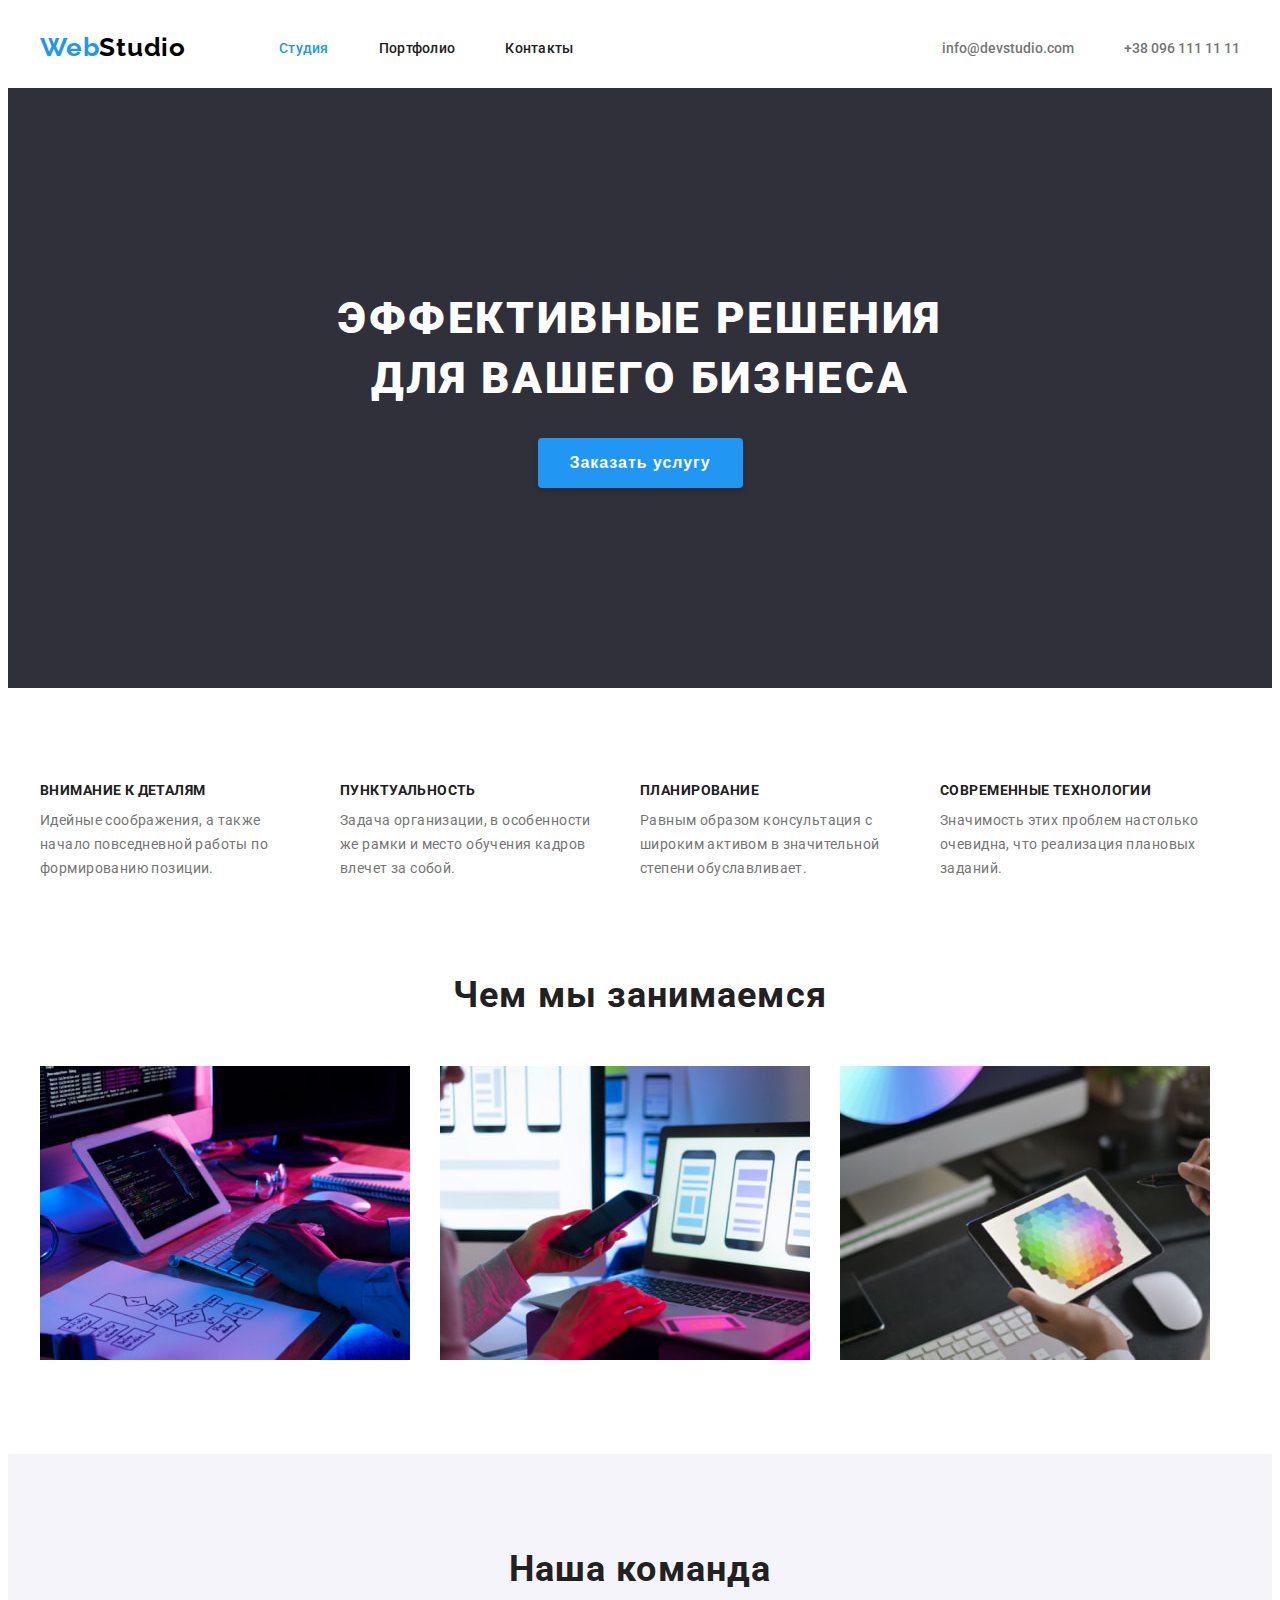
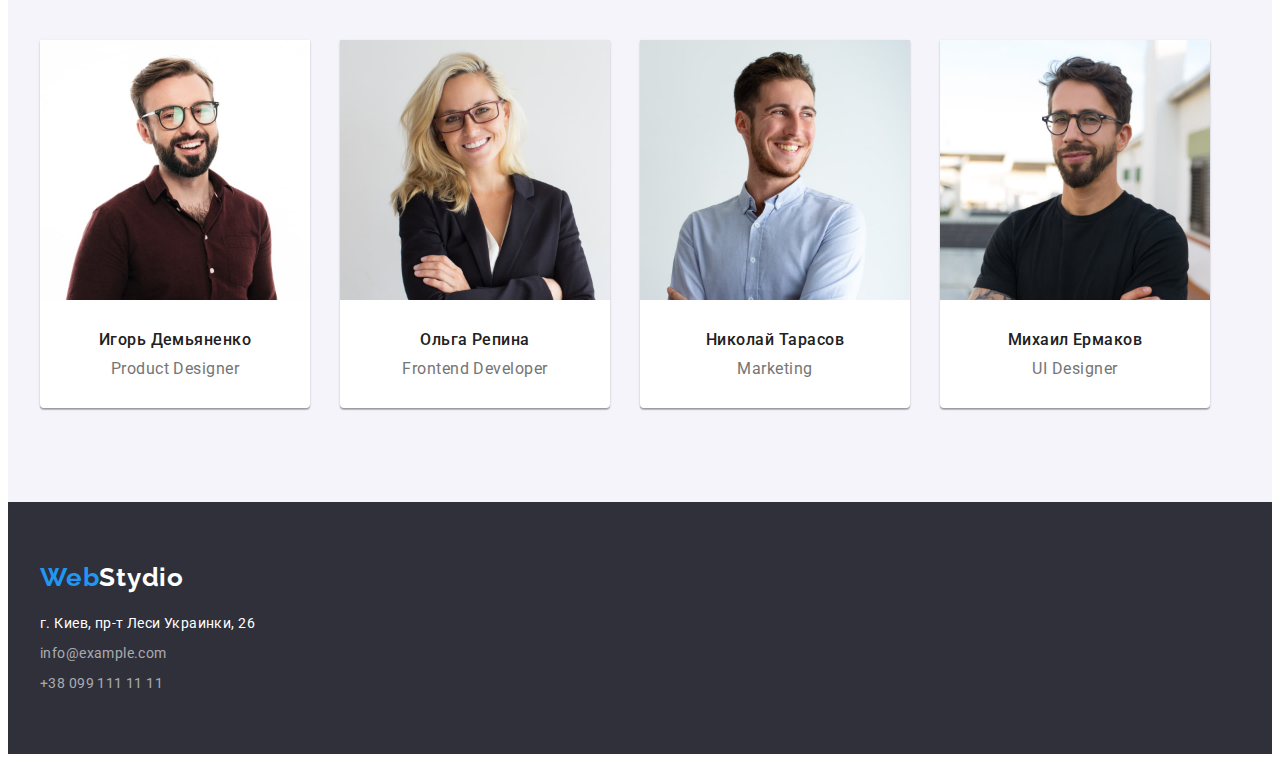
<file: index.html>
<!DOCTYPE html>
<html lang="ru">
  <head>
    <meta charset="UTF-8" />
    <meta http-equiv="X-UA-Compatible" content="IE=edge" />
    <meta name="viewport" content="width=device-width, initial-scale=1.0" />
    <title>Сайт WebStydio</title>
    <link
      href="https://fonts.googleapis.com/css2?family=Raleway:wght@700&amp;family=Roboto:wght@400;500;700;900&amp;display=swap"
      rel="stylesheet"
    />
    <link
      rel="stylesheet"
      href="https://cdnjs.cloudflare.com/ajax/libs/modern-normalize/1.1.0/modern-normalize.min.css"
      integrity="sha512-wpPYUAdjBVSE4KJnH1VR1HeZfpl1ub8YT/NKx4PuQ5NmX2tKuGu6U/JRp5y+Y8XG2tV+wKQpNHVUX03MfMFn9Q=="
      crossorigin="anonymous"
      referrerpolicy="no-referrer"
    />
    <link rel="stylesheet" href="./css/style.css" />
  </head>
  <body>
    <header class="header-page">
      <div class="container">
        <nav class="site-nav">
          <ul class="site-nav-set list-off">
            <li>
              <a class="logo link-off" href="./index.html"
                ><span>Web</span>Studio</a
              >
            </li>
            <li class="site-nav-element">
              <a class="current link-off" href="./index.html">Студия</a>
            </li>
            <li class="site-nav-element">
              <a class="link-off" href="./portfolio.html">Портфолио</a>
            </li>
            <li class="site-nav-element">
              <a class="link-off" href="">Контакты</a>
            </li>
          </ul>
        </nav>
        <ul class="auth-set list-off">
          <li class="auth-set-item">
            <a class="link-off" href="mailto:info@devstudio.com"
              >info@devstudio.com</a
            >
          </li>
          <li class="auth-set-item">
            <a class="link-off" href="tel:+380961111111">+38 096 111 11 11</a>
          </li>
        </ul>
      </div>
    </header>
    <main>
      <!--Герой-->
      <section class="hero">
        <div class="container">
          <h1 class="hero-title">
            Эффективные решения <br />
            для вашего бизнеса
          </h1>
          <button class="button-hero" type="button">Заказать услугу</button>
        </div>
      </section>
      <section class="section">
        <div class="container">
          <ul class="work-set list-off">
            <li class="work-set-item">
              <h3 class="work-set-title">Внимание к деталям</h3>
              <p class="work-set-text">
                Идейные соображения, а также начало повседневной работы по
                формированию позиции.
              </p>
            </li>
            <li class="work-set-item">
              <h3 class="work-set-title">Пунктуальность</h3>
              <p class="work-set-text">
                Задача организации, в особенности же рамки и место обучения
                кадров влечет за собой.
              </p>
            </li>
            <li class="work-set-item">
              <h3 class="work-set-title">Планирование</h3>
              <p class="work-set-text">
                Равным образом консультация с широким активом в значительной
                степени обуславливает.
              </p>
            </li>
            <li class="work-set-item">
              <h3 class="work-set-title">Современные технологии</h3>
              <p class="work-set-text">
                Значимость этих проблем настолько очевидна, что реализация
                плановых заданий.
              </p>
            </li>
          </ul>
        </div>
      </section>
      <section class="photo section">
        <div class="container">
          <h2 class="photo-list-title">Чем мы занимаемся</h2>
          <ul class="photo-list list-off">
            <li class="photo-list-item">
              <img
                src="./images/img5.jpg"
                alt="Процесc набора текста на клавиатуре"
                width="370px"
              />
            </li>
            <li class="photo-list-item">
              <img
                src="./images/img6.jpg"
                alt="Процесс разработки дизайна мобильного приложения на компьютере"
                width="370px"
              />
            </li>
            <li class="photo-list-item">
              <img
                src="./images/img7.jpg"
                alt="Палитра цветов на экране планшета"
                width="370px"
              />
            </li>
          </ul>
        </div>
      </section>
      <section class="personal section">
        <div class="container">
          <h2 class="personal-title">Наша команда</h2>
          <ul class="personal-set list-off">
            <li class="personal-set-item">
              <img
                src="./images/img1.jpg"
                alt="Фото Игорь Демьяненко"
                width="270px"
              />
              <h3 class="personal-set-title">Игорь Демьяненко</h3>
              <p class="personal-set-text">Product Designer</p>
            </li>
            <li class="personal-set-item">
              <img
                src="./images/img2.jpg"
                alt="Фото Ольга Репина"
                width="270px"
              />
              <h3 class="personal-set-title">Ольга Репина</h3>
              <p class="personal-set-text">Frontend Developer</p>
            </li>
            <li class="personal-set-item">
              <img
                src="./images/img3.jpg"
                alt="Фото Николай Тарасов"
                width="270px"
              />
              <h3 class="personal-set-title">Николай Тарасов</h3>
              <p class="personal-set-text">Marketing</p>
            </li>
            <li class="personal-set-item">
              <img
                src="./images/img4.jpg"
                alt="Фото Михаил Ермаков"
                width="270px"
              />

              <h3 class="personal-set-title">Михаил Ермаков</h3>
              <p class="personal-set-text">UI Designer</p>
            </li>
          </ul>
        </div>
      </section>
    </main>
    <footer class="footer-page">
      <div class="container">
        <a class="logo link-off" href="./index.html"><span>Web</span>Stydio</a>
        <address>
          <ul class="address list-off">
            <li class="address-item">
              <a class="one link-off" href=""
                >г. Киев, пр-т Леси Украинки, 26</a
              >
            </li>
            <li class="address-item">
              <a class="link-off" href="mailto:info@example.com"
                >info@example.com</a
              >
            </li>
            <li class="address-item">
              <a class="link-off" href="tel:+380991111111">+38 099 111 11 11</a>
            </li>
          </ul>
        </address>
      </div>
    </footer>
  </body>
</html>
</file>
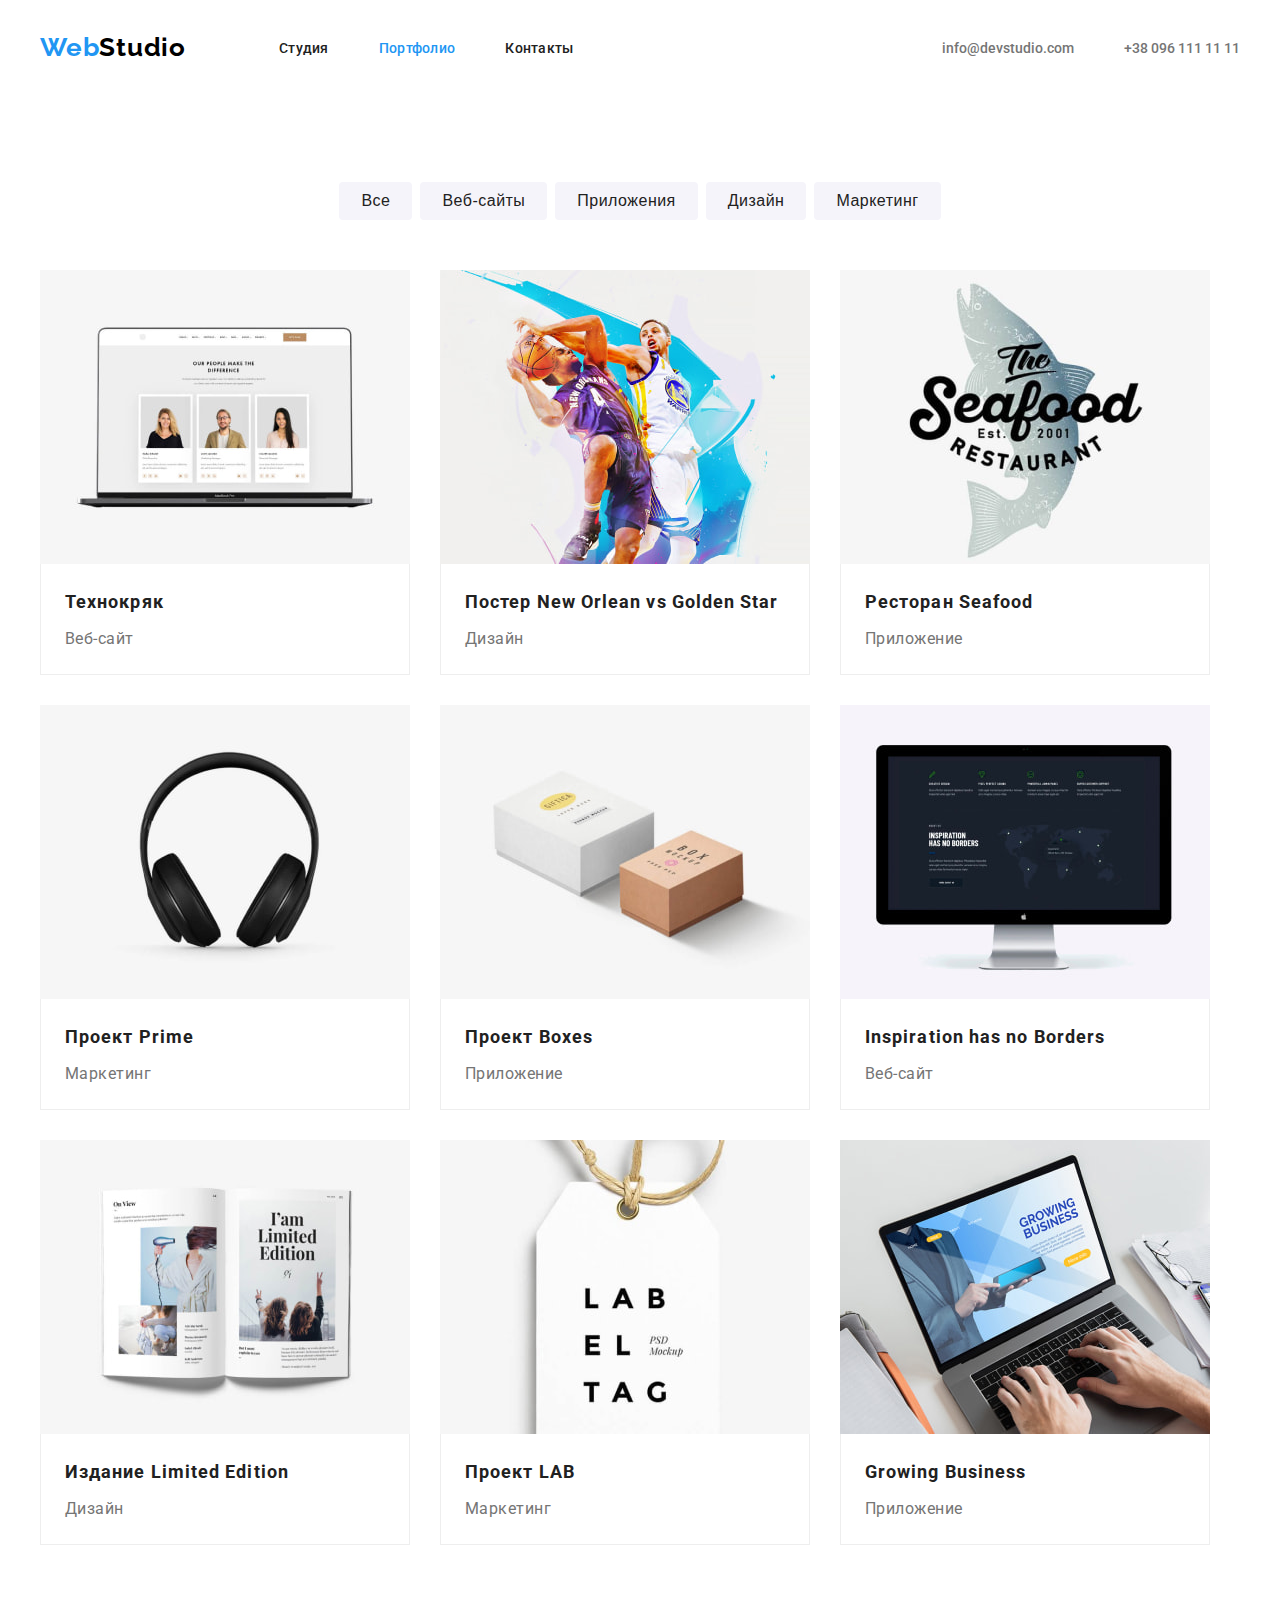
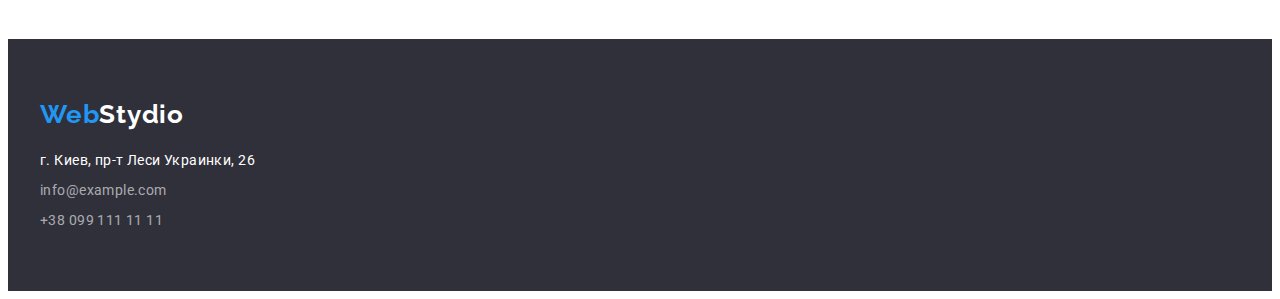
<file: portfolio.html>
<!DOCTYPE html>
<html lang="en">
  <head>
    <meta charset="UTF-8" />
    <meta http-equiv="X-UA-Compatible" content="IE=edge" />
    <meta name="viewport" content="width=device-width, initial-scale=1.0" />
    <title>Document</title>
    <link
      href="https://fonts.googleapis.com/css2?family=Raleway:wght@700&amp;family=Roboto:wght@400;500;700;900&amp;display=swap"
      rel="stylesheet"
    />
    <link
      rel="stylesheet"
      href="https://cdnjs.cloudflare.com/ajax/libs/modern-normalize/1.1.0/modern-normalize.min.css"
      integrity="sha512-wpPYUAdjBVSE4KJnH1VR1HeZfpl1ub8YT/NKx4PuQ5NmX2tKuGu6U/JRp5y+Y8XG2tV+wKQpNHVUX03MfMFn9Q=="
      crossorigin="anonymous"
      referrerpolicy="no-referrer"
    />

    <link rel="stylesheet" href="./css/style.css" />
  </head>
  <body>
    <header class="header-page">
      <div class="container">
        <nav class="site-nav">
          <ul class="site-nav-set list-off">
            <li>
              <a class="logo link-off" href="./index.html"
                ><span>Web</span>Studio</a
              >
            </li>
            <li class="site-nav-element">
              <a class="link-off" href="./index.html">Студия</a>
            </li>
            <li class="site-nav-element">
              <a class="current link-off" href="./portfolio.html">Портфолио</a>
            </li>
            <li class="site-nav-element">
              <a class="link-off" href="">Контакты</a>
            </li>
          </ul>
        </nav>
        <ul class="auth-set list-off">
          <li class="auth-set-item">
            <a class="link-off" href="mailto:info@devstudio.com"
              >info@devstudio.com</a
            >
          </li>
          <li class="auth-set-item">
            <a class="link-off" href="tel:+380961111111">+38 096 111 11 11</a>
          </li>
        </ul>
      </div>
    </header>
    <main>
      <section class="section">
        <div class="container">
          <ul class="button-list list-off">
            <li><button class="portfolio-button" type="button">Все</button></li>
            <li>
              <button class="portfolio-button" type="button">Веб-сайты</button>
            </li>
            <li>
              <button class="portfolio-button" type="button">Приложения</button>
            </li>
            <li>
              <button class="portfolio-button" type="button">Дизайн</button>
            </li>
            <li>
              <button class="portfolio-button" type="button">Маркетинг</button>
            </li>
          </ul>
          <ul class="portfolio-card-set list-off">
            <li class="portfolio-card-item">
              <article>
                <img src="./images/img8.jpg" alt="Ноутбук" width="370px" />
                <div class="portfolio-card-frame">
                  <h2 class="portfolio-card-title">Технокряк</h2>
                  <p class="portfolio-card-text">Веб-сайт</p>
                </div>
              </article>
            </li>
            <li class="portfolio-card-item">
              <article>
                <img
                  src="./images/img9.jpg"
                  alt="Два баскетболиста"
                  width="370px"
                />
                <div class="portfolio-card-frame">
                  <h2 class="portfolio-card-title">
                    Постер New Orlean vs Golden Star
                  </h2>
                  <p class="portfolio-card-text">Дизайн</p>
                </div>
              </article>
            </li>
            <li class="portfolio-card-item">
              <article>
                <img
                  src="./images/img10.jpg"
                  alt="Ресторан Сиафуд"
                  width="370px"
                />
                <div class="portfolio-card-frame">
                  <h2 class="portfolio-card-title">Ресторан Seafood</h2>
                  <p class="portfolio-card-text">Приложение</p>
                </div>
              </article>
            </li>
            <li class="portfolio-card-item">
              <article>
                <img src="./images/img11.jpg" alt="Наушники" width="370px" />
                <div class="portfolio-card-frame">
                  <h2 class="portfolio-card-title">Проект Prime</h2>
                  <p class="portfolio-card-text">Маркетинг</p>
                </div>
              </article>
            </li>
            <li class="portfolio-card-item">
              <article>
                <img
                  src="./images/img12.jpg"
                  alt="Бумажные коробки"
                  width="370px"
                />
                <div class="portfolio-card-frame">
                  <h2 class="portfolio-card-title">Проект Boxes</h2>
                  <p class="portfolio-card-text">Приложение</p>
                </div>
              </article>
            </li>
            <li class="portfolio-card-item">
              <article>
                <img src="./images/img13.jpg" alt="Монитор" width="370px" />
                <div class="portfolio-card-frame">
                  <h2 class="portfolio-card-title">
                    Inspiration has no Borders
                  </h2>
                  <p class="portfolio-card-text">Веб-сайт</p>
                </div>
              </article>
            </li>
            <li class="portfolio-card-item">
              <article>
                <img src="./images/img14.jpg" alt="Книга" width="370px" />
                <div class="portfolio-card-frame">
                  <h2 class="portfolio-card-title">Издание Limited Edition</h2>
                  <p class="portfolio-card-text">Дизайн</p>
                </div>
              </article>
            </li>
            <li class="portfolio-card-item">
              <article>
                <img src="./images/img15.jpg" alt="Бирка" width="370px" />
                <div class="portfolio-card-frame">
                  <h2 class="portfolio-card-title">Проект LAB</h2>
                  <p class="portfolio-card-text">Маркетинг</p>
                </div>
              </article>
            </li>
            <li class="portfolio-card-item">
              <article>
                <img src="./images/img16.jpg" alt="Ноутбук" width="370px" />
                <div class="portfolio-card-frame">
                  <h2 class="portfolio-card-title">Growing Business</h2>
                  <p class="portfolio-card-text">Приложение</p>
                </div>
              </article>
            </li>
          </ul>
        </div>
      </section>
    </main>
    <footer class="footer-page">
      <div class="container">
        <a class="logo link-off" href="./index.html"><span>Web</span>Stydio</a>
        <address>
          <ul class="address list-off">
            <li class="address-item">
              <a class="one link-off" href=""
                >г. Киев, пр-т Леси Украинки, 26</a
              >
            </li>
            <li class="address-item">
              <a class="link-off" href="mailto:info@example.com"
                >info@example.com</a
              >
            </li>
            <li class="address-item">
              <a class="link-off" href="tel:+380991111111">+38 099 111 11 11</a>
            </li>
          </ul>
        </address>
      </div>
    </footer>
  </body>
</html>
</file>
<file: css/style.css>
:root {
    --brand-color-white: #ffffff;
    --brand-color-black: #212121;
    --brand-color-blact-two: #000000;
    --brand-color-grey: #757575;
    --brand-color-blue: #2196F3;

    
}

body {
    font-family: Roboto, sans-serif;
    font-weight: 400;
    /* color: #000000; */
    background: var(--brand-color-white);

}
h1, h2, h3, h4, h5, h6, ul, p {
    padding: 0;
    margin: 0;
}
img {
    display: block;
}
.link-off {
    text-decoration: none;
    color: var(--brand-color-black);
    font-size: 14px;    
}

.list-off {
    list-style: none;
}

.logo {
    font-family: Raleway, sans-serif ;
    font-weight: 700;
    font-size: 26px;
    line-height: 31px;
    /* identical to box height */
    letter-spacing: 0.03em;    
    color: var(--brand-color-blact-two);
}
.logo span {
    color: var(--brand-color-blue);
}

.container {
    padding-left: 15px;
    padding-right: 15px;
    width: 1200px;
    margin-left: auto;
    margin-right: auto;
    /* outline: solid tomato; */
}
.section {
    padding-top: 94px;
    padding-bottom: 94px;
}
.site-nav-set {
    display: flex;
    align-items: center;
}


.site-nav-element + .site-nav-element {
    margin-left: 50px;
}
.site-nav-element>.link-off:hover,
.site-nav-element>.link-off:focus, .current  {
    color: var(--brand-color-blue);
}

.site-nav-element .link-off{
    font-weight: 500;
    font-size: 14px;
    line-height: 16px;
    letter-spacing: 0.02em;    
    
}
.auth-set {
    display: flex;
    margin-left: auto;
}
.auth-set-item + .auth-set-item {
    margin-left: 50px;
}
.auth-set-item>.link-off {
    font-weight: 500;
    color: var(--brand-color-grey);
}

.auth-set-item>.link-off:hover,
.auth-set-item>.link-off:focus {
    color: var(--brand-color-blue);
}
.header-page > .container {
    padding: 24px 0 25px 0;
    display: flex;
    align-items: center;
}
.logo.link-off {
    margin-right: 93px;
}
.hero {
    padding-top: 200px;
    padding-bottom: 200px;
    text-align: center;
    background-color: #2F303A;;
}
.hero-title {
    margin-bottom: 30px;
    font-weight: 900;
    font-size: 44px;
    line-height: 60px;
    /* or 136% */
    
    text-align: center;
    letter-spacing: 0.06em;
    text-transform: uppercase;
    
    color: var(--brand-color-white);
}
/* Доопрацювати */
.button-hero {
    
    padding: 10px 32px;
    display: inline-block;
    font-weight: 700;
    font-size: 16px;
    line-height: 30px;
    align-items: center;
    /* text-align: center; */
    letter-spacing: 0.06em;
    
    color: var(--brand-color-white);
    
    
    background: var(--brand-color-blue);
    box-shadow: 0px 4px 4px rgba(0, 0, 0, 0.15);
    border: none;
    border-radius: 4px;
}
.button-hero:hover {
    background: #188CE8;
}


.portfolio-button {
    display: flex;
    padding: 6px 22px;
    
    margin-left: 4px;
    margin-right: 4px;
    
    font-weight: 500;
    font-size: 16px;
    line-height: 26px;
    /* identical to box height, or 162% */
    
    text-align: center;
    letter-spacing: 0.03em;
    
    color: var(--brand-color-black);
    background: #F5F4FA;
    border-radius: 4px;
    border: none;
    
}
.button-list button:hover, 
.button-list button:focus {

    color: var(--brand-color-white);
    background: var(--brand-color-blue);
    
    /* shadow-middle */    
    box-shadow: 0px 3px 1px rgba(0, 0, 0, 0.1), 0px 1px 2px rgba(0, 0, 0, 0.08), 0px 2px 2px rgba(0, 0, 0, 0.12);
    border-radius: 4px;
}

/* Список статтей */
.work-set {    
    display: flex;
}
.work-set-item {    
    width: 270px;
}
.work-set-item + .work-set-item{
    margin-left: 30px;
}

.work-set-title {
    margin-bottom: 10px;
    font-weight: 700;
    font-size: 14px;
    line-height: 16px;
    letter-spacing: 0.03em;
    text-transform: uppercase;
    
    color: var(--brand-color-black);
}
.work-set-text {
    font-size: 14px;
    line-height: 24px;
        /* or 171% */    
    letter-spacing: 0.03em;
    
    color: var(--brand-color-grey);
}

/* photo-list */
.photo-list-title, .personal-title {
    margin-bottom: 50px;
    font-weight: 700;
    font-size: 36px;
    line-height: 42px;
    text-align: center;
    letter-spacing: 0.03em;
    
    color: var(--brand-color-black);
}
.photo-list {
    display: flex;
}

.photo-list-item + .photo-list-item {
    margin-left: 30px;
}
.photo {
    padding-top: 0;
}

/* Наша команда */
.personal.section {
    background: #F5F4FA;;
}
.personal-set {
    display: flex;
}
.personal-set-item {
    background: var(--brand-color-white);
    /* material shadow v1 */
    
    box-shadow: 0px 1px 3px rgba(0, 0, 0, 0.12), 0px 1px 1px rgba(0, 0, 0, 0.14), 0px 2px 1px rgba(0, 0, 0, 0.2);
    border-radius: 0px 0px 4px 4px;
}
.personal-set-item + .personal-set-item{
margin-left: 30px;
}

.personal-set-title {
    margin-top: 30px;
    margin-bottom: 10px;
    font-weight: 500;
    font-size: 16px;
    line-height: 19px;
    /* identical to box height */
    
    text-align: center;
    letter-spacing: 0.03em;
    
    color: var(--brand-color-black);
}
 .personal-set-text {
    margin-bottom: 30px;
    font-size: 16px;
    line-height: 19px;
    /* identical to box height */
    
    text-align: center;
    letter-spacing: 0.03em;
    
    color: var(--brand-color-grey);
 }
 /* Footer */
 .footer-page {
    padding-top: 60px;
    padding-bottom: 60px;
    background: #2F303A;    
 }
 .footer-page .logo {
    display: block;
    margin-bottom: 20px;
    color: var(--brand-color-white);
 }
 
.address .link-off{
    display: block;
    font-style: normal;    
    line-height: 1.5;    
    letter-spacing: 0.03em;
    color: rgba(255, 255, 255, 0.6);
}
.address-item +  .address-item {
    margin-top: 9px;
  }
.address-item .one {
    color: var(--brand-color-white);
}

/* Portfolio */

.button-list {
    margin-bottom: 50px;
    display: flex;
    justify-content: center;
}
.portfolio-card-set {
    margin-left: -30px;
    margin-top: -30px;
    display: flex;
    flex-wrap: wrap;
}
 .portfolio-card-item {
    margin-top: 30px;
    margin-left: 30px;
    /* outline:  solid tomato; */
 }
 .portfolio-card-title {
    margin-bottom:4px;
    font-weight: 700;
    font-size: 18px;
    line-height: 36px;
    /* identical to box height, or 200% */
    
    letter-spacing: 0.06em;
    
    color: var(--brand-color-black);
 }
 .portfolio-card-text {
    font-size: 16px;
    line-height: 30px;
    /* identical to box height, or 188% */

    letter-spacing: 0.03em;

    color: var(--brand-color-grey);
 }
 .portfolio-card-frame {
    padding: 20px 24px;
    border: 1px solid #EEEEEE;
    border-top: none;

 }
</file>
